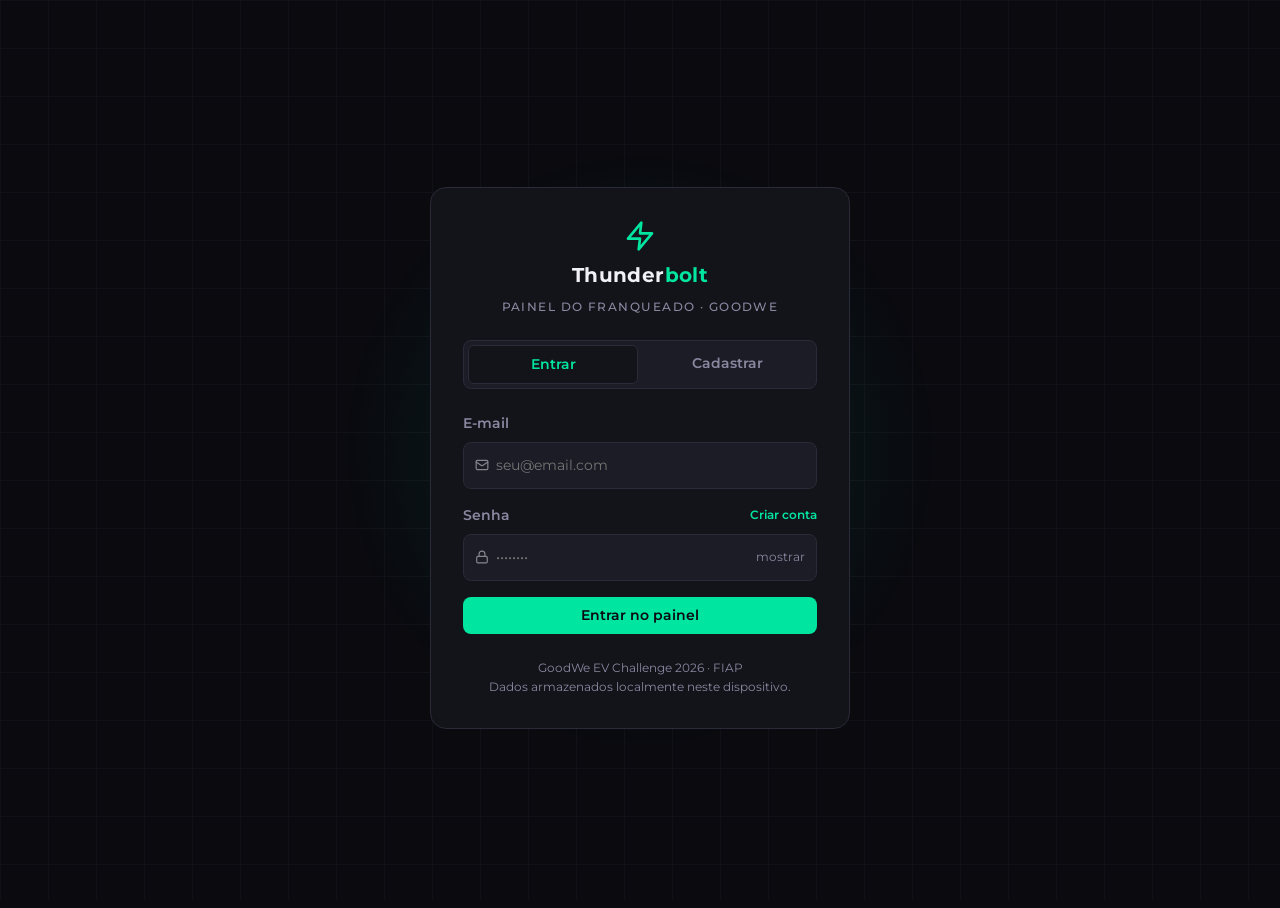
<file: auth.html>
<!DOCTYPE html>
<html lang="pt-BR">
<head>
  <meta charset="UTF-8">
  <meta name="viewport" content="width=device-width, initial-scale=1.0">
  <title>Thunderbolt · Acesso</title>
  <link rel="preconnect" href="https://fonts.googleapis.com">
  <link rel="preconnect" href="https://fonts.gstatic.com" crossorigin>
  <link href="https://fonts.googleapis.com/css2?family=Montserrat:wght@400;500;600;700&display=swap" rel="stylesheet">

  <link rel="stylesheet" href="css/base/tokens.css">
  <link rel="stylesheet" href="css/base/reset.css">
  <link rel="stylesheet" href="css/base/animations.css">
  <link rel="stylesheet" href="css/base/buttons.css">
  <link rel="stylesheet" href="css/base/forms.css">

  <style>
    /* ── Layout ─────────────────────────────────────────── */
    body {
      overflow: hidden;
      display: flex;
      align-items: center;
      justify-content: center;
      min-height: 100vh;
      background: var(--color-bg);
    }

    /* Grid decorativo de fundo */
    body::before {
      content: "";
      position: fixed;
      inset: 0;
      background-image:
        linear-gradient(var(--color-border) 1px, transparent 1px),
        linear-gradient(90deg, var(--color-border) 1px, transparent 1px);
      background-size: 48px 48px;
      opacity: 0.25;
      pointer-events: none;
      z-index: 0;
    }

    /* Brilho central verde */
    body::after {
      content: "";
      position: fixed;
      top: 50%;
      left: 50%;
      transform: translate(-50%, -50%);
      width: 600px;
      height: 600px;
      background: radial-gradient(circle, var(--color-accent-dim) 0%, transparent 70%);
      pointer-events: none;
      z-index: 0;
    }

    /* ── Card central ────────────────────────────────────── */
    .auth-card {
      position: relative;
      z-index: 1;
      width: 100%;
      max-width: 420px;
      background: var(--color-surface);
      border: 1px solid var(--color-border);
      border-radius: var(--radius-lg);
      padding: var(--space-8);
      display: flex;
      flex-direction: column;
      gap: var(--space-6);
      animation: fadeIn 0.3s ease both;
    }

    /* ── Brand ───────────────────────────────────────────── */
    .auth-brand {
      display: flex;
      flex-direction: column;
      align-items: center;
      gap: var(--space-2);
    }

    .auth-brand-icon {
      font-size: 2rem;
      line-height: 1;
    }

    .auth-brand-name {
      font-size: var(--text-xl);
      font-weight: 700;
      color: var(--color-text);
      letter-spacing: 0.02em;
    }

    .auth-brand-name span {
      color: var(--color-accent);
    }

    .auth-brand-sub {
      font-size: var(--text-xs);
      font-weight: 500;
      letter-spacing: 0.12em;
      text-transform: uppercase;
      color: var(--color-text-muted);
    }

    /* ── Tabs ─────────────────────────────────────────────── */
    .auth-tabs {
      display: grid;
      grid-template-columns: 1fr 1fr;
      background: var(--color-surface-2);
      border: 1px solid var(--color-border);
      border-radius: var(--radius-md);
      padding: var(--space-1);
      gap: var(--space-1);
    }

    .auth-tab {
      padding: var(--space-2) var(--space-4);
      border-radius: calc(var(--radius-md) - 2px);
      font-size: var(--text-sm);
      font-weight: 600;
      color: var(--color-text-muted);
      text-align: center;
      cursor: pointer;
      transition: background 0.15s, color 0.15s;
      user-select: none;
    }

    .auth-tab.active {
      background: var(--color-surface);
      color: var(--color-accent);
      border: 1px solid var(--color-border);
    }

    /* ── Panels ───────────────────────────────────────────── */
    .auth-panel {
      display: none;
      flex-direction: column;
      gap: var(--space-4);
    }

    .auth-panel.active {
      display: flex;
      animation: fadeIn 0.2s ease both;
    }

    /* ── Feedback ─────────────────────────────────────────── */
    .auth-feedback {
      padding: var(--space-3) var(--space-4);
      border-radius: var(--radius-md);
      font-size: var(--text-xs);
      font-weight: 600;
      display: none;
    }

    .auth-feedback.error {
      display: block;
      background: rgba(255, 77, 109, 0.1);
      border: 1px solid var(--color-danger);
      color: var(--color-danger);
    }

    .auth-feedback.success {
      display: block;
      background: rgba(0, 229, 160, 0.1);
      border: 1px solid var(--color-accent);
      color: var(--color-accent);
    }

    /* ── Separador de campo ───────────────────────────────── */
    .auth-divider {
      display: flex;
      align-items: center;
      gap: var(--space-3);
      color: var(--color-text-muted);
      font-size: var(--text-xs);
    }

    .auth-divider::before,
    .auth-divider::after {
      content: "";
      flex: 1;
      height: 1px;
      background: var(--color-border);
    }

    /* ── Input com ícone ──────────────────────────────────── */
    .input-wrap {
      position: relative;
    }

    .input-wrap .form-input {
      width: 100%;
      padding-left: var(--space-8);
    }

    .input-icon {
      position: absolute;
      left: var(--space-3);
      top: 50%;
      transform: translateY(-50%);
      font-size: 0.85rem;
      pointer-events: none;
      opacity: 0.5;
    }

    /* Toggle senha visível */
    .input-toggle {
      position: absolute;
      right: var(--space-3);
      top: 50%;
      transform: translateY(-50%);
      font-size: 0.75rem;
      color: var(--color-text-muted);
      cursor: pointer;
      user-select: none;
      transition: color 0.15s;
    }

    .input-toggle:hover { color: var(--color-accent); }

    /* ── Strength bar (cadastro) ──────────────────────────── */
    .strength-bar-wrap {
      display: flex;
      flex-direction: column;
      gap: var(--space-1);
    }

    .strength-bar-track {
      height: 3px;
      background: var(--color-border);
      border-radius: var(--radius-full);
      overflow: hidden;
    }

    .strength-bar-fill {
      height: 100%;
      width: 0%;
      border-radius: var(--radius-full);
      transition: width 0.25s ease, background 0.25s ease;
    }

    .strength-label {
      font-size: var(--text-xs);
      color: var(--color-text-muted);
      text-align: right;
    }

    /* ── Footer do card ───────────────────────────────────── */
    .auth-footer {
      font-size: var(--text-xs);
      color: var(--color-text-muted);
      text-align: center;
      line-height: 1.6;
    }

    /* ── Botão full-width ─────────────────────────────────── */
    .btn-full {
      width: 100%;
    }

    /* ── Acento no label ──────────────────────────────────── */
    .label-accent {
      color: var(--color-accent);
      font-size: var(--text-xs);
      font-weight: 600;
      cursor: pointer;
    }
    .label-accent:hover { opacity: 0.8; }
  </style>
</head>
<body>

  <div class="auth-card">

    <!-- Brand -->
    <div class="auth-brand">
      <div class="auth-brand-icon">
        <svg width="32" height="32" viewBox="0 0 24 24" fill="none" stroke="var(--color-accent)" stroke-width="2" stroke-linecap="round" stroke-linejoin="round"><polygon points="13 2 3 14 12 14 11 22 21 10 12 10 13 2"/></svg>
      </div>
      <span class="auth-brand-name">Thunder<span>bolt</span></span>
      <span class="auth-brand-sub">Painel do Franqueado · GoodWe</span>
    </div>

    <!-- Tabs -->
    <div class="auth-tabs">
      <div class="auth-tab active" id="tab-login" onclick="switchTab('login')">Entrar</div>
      <div class="auth-tab" id="tab-register" onclick="switchTab('register')">Cadastrar</div>
    </div>

    <!-- ── Painel: Login ── -->
    <div class="auth-panel active" id="panel-login">

      <div class="form-group">
        <label class="form-label">E-mail</label>
        <div class="input-wrap">
          <span class="input-icon"><svg width="14" height="14" viewBox="0 0 24 24" fill="none" stroke="currentColor" stroke-width="2" stroke-linecap="round" stroke-linejoin="round"><rect x="2" y="4" width="20" height="16" rx="2"/><path d="m22 7-8.97 5.7a1.94 1.94 0 0 1-2.06 0L2 7"/></svg></span>
          <input class="form-input" id="login-email" type="email" placeholder="seu@email.com" autocomplete="email">
        </div>
      </div>

      <div class="form-group">
        <div style="display:flex;justify-content:space-between;align-items:center">
          <label class="form-label">Senha</label>
          <span class="label-accent" onclick="switchTab('register')">Criar conta</span>
        </div>
        <div class="input-wrap">
          <span class="input-icon"><svg width="14" height="14" viewBox="0 0 24 24" fill="none" stroke="currentColor" stroke-width="2" stroke-linecap="round" stroke-linejoin="round"><rect x="3" y="11" width="18" height="11" rx="2"/><path d="M7 11V7a5 5 0 0 1 10 0v4"/></svg></span>
          <input class="form-input" id="login-password" type="password" placeholder="••••••••" autocomplete="current-password">
          <span class="input-toggle" onclick="togglePassword('login-password', this)">mostrar</span>
        </div>
      </div>

      <div class="auth-feedback" id="login-feedback"></div>

      <button class="btn btn-primary btn-full" onclick="handleLogin()">Entrar no painel</button>

    </div>

    <!-- ── Painel: Cadastro ── -->
    <div class="auth-panel" id="panel-register">

      <div class="form-row">
        <div class="form-group">
          <label class="form-label">Nome</label>
          <div class="input-wrap">
            <span class="input-icon"><svg width="14" height="14" viewBox="0 0 24 24" fill="none" stroke="currentColor" stroke-width="2" stroke-linecap="round" stroke-linejoin="round"><circle cx="12" cy="8" r="4"/><path d="M4 20c0-4 3.6-7 8-7s8 3 8 7"/></svg></span>
            <input class="form-input" id="reg-name" type="text" placeholder="Nome" autocomplete="given-name">
          </div>
        </div>
        <div class="form-group">
          <label class="form-label">Sobrenome</label>
          <div class="input-wrap">
            <input class="form-input" id="reg-surname" type="text" placeholder="Sobrenome" autocomplete="family-name">
          </div>
        </div>
      </div>

      <div class="form-group">
        <label class="form-label">E-mail</label>
        <div class="input-wrap">
          <span class="input-icon"><svg width="14" height="14" viewBox="0 0 24 24" fill="none" stroke="currentColor" stroke-width="2" stroke-linecap="round" stroke-linejoin="round"><rect x="2" y="4" width="20" height="16" rx="2"/><path d="m22 7-8.97 5.7a1.94 1.94 0 0 1-2.06 0L2 7"/></svg></span>
          <input class="form-input" id="reg-email" type="email" placeholder="seu@email.com" autocomplete="email">
        </div>
      </div>

      <div class="form-group">
        <label class="form-label">Franquia / Nome do Posto</label>
        <div class="input-wrap">
          <span class="input-icon"><svg width="14" height="14" viewBox="0 0 24 24" fill="none" stroke="currentColor" stroke-width="2" stroke-linecap="round" stroke-linejoin="round"><polygon points="13 2 3 14 12 14 11 22 21 10 12 10 13 2"/></svg></span>
          <input class="form-input" id="reg-franchise" type="text" placeholder="ex: ChargePoint Zona Sul">
        </div>
      </div>

      <div class="form-group">
        <label class="form-label">Senha</label>
        <div class="input-wrap">
          <span class="input-icon"><svg width="14" height="14" viewBox="0 0 24 24" fill="none" stroke="currentColor" stroke-width="2" stroke-linecap="round" stroke-linejoin="round"><rect x="3" y="11" width="18" height="11" rx="2"/><path d="M7 11V7a5 5 0 0 1 10 0v4"/></svg></span>
          <input class="form-input" id="reg-password" type="password" placeholder="mín. 8 caracteres" oninput="updateStrength(this.value)" autocomplete="new-password">
          <span class="input-toggle" onclick="togglePassword('reg-password', this)">mostrar</span>
        </div>
        <div class="strength-bar-wrap">
          <div class="strength-bar-track">
            <div class="strength-bar-fill" id="strength-fill"></div>
          </div>
          <span class="strength-label" id="strength-label"></span>
        </div>
      </div>

      <div class="form-group">
        <label class="form-label">Confirmar Senha</label>
        <div class="input-wrap">
          <span class="input-icon"><svg width="14" height="14" viewBox="0 0 24 24" fill="none" stroke="currentColor" stroke-width="2" stroke-linecap="round" stroke-linejoin="round"><rect x="3" y="11" width="18" height="11" rx="2"/><path d="M7 11V7a5 5 0 0 1 10 0v4"/></svg></span>
          <input class="form-input" id="reg-confirm" type="password" placeholder="repita a senha" autocomplete="new-password">
          <span class="input-toggle" onclick="togglePassword('reg-confirm', this)">mostrar</span>
        </div>
      </div>

      <div class="auth-feedback" id="register-feedback"></div>

      <button class="btn btn-primary btn-full" onclick="handleRegister()">Criar conta</button>

    </div>

    <!-- Footer -->
    <div class="auth-footer">
      GoodWe EV Challenge 2026 · FIAP<br>
      Dados armazenados localmente neste dispositivo.
    </div>

  </div>

  <script>
    // ── Storage ─────────────────────────────────────────────
    const STORAGE_KEY = "thunderbolt_users";

    function getUsers() {
      const raw = localStorage.getItem(STORAGE_KEY);
      return raw ? JSON.parse(raw) : [];
    }

    function saveUsers(users) {
      localStorage.setItem(STORAGE_KEY, JSON.stringify(users));
    }

    // Hash simples (não é criptografia real — adequado para PoC sem backend)
    async function hashPassword(password) {
      const buf = await crypto.subtle.digest(
        "SHA-256",
        new TextEncoder().encode(password)
      );
      return Array.from(new Uint8Array(buf))
        .map(b => b.toString(16).padStart(2, "0"))
        .join("");
    }

    // ── Tabs ────────────────────────────────────────────────
    function switchTab(tab) {
      document.getElementById("tab-login").classList.toggle("active", tab === "login");
      document.getElementById("tab-register").classList.toggle("active", tab === "register");
      document.getElementById("panel-login").classList.toggle("active", tab === "login");
      document.getElementById("panel-register").classList.toggle("active", tab === "register");
      clearFeedback();
    }

    // ── Feedback ────────────────────────────────────────────
    function showFeedback(id, message, type) {
      const el = document.getElementById(id);
      el.textContent = message;
      el.className = "auth-feedback " + type;
    }

    function clearFeedback() {
      ["login-feedback", "register-feedback"].forEach(id => {
        const el = document.getElementById(id);
        el.className = "auth-feedback";
        el.textContent = "";
      });
    }

    // ── Toggle senha ─────────────────────────────────────────
    function togglePassword(inputId, btn) {
      const input = document.getElementById(inputId);
      const isHidden = input.type === "password";
      input.type = isHidden ? "text" : "password";
      btn.textContent = isHidden ? "ocultar" : "mostrar";
    }

    // ── Strength bar ─────────────────────────────────────────
    function updateStrength(password) {
      let score = 0;
      if (password.length >= 8)  score++;
      if (password.length >= 12) score++;
      if (/[A-Z]/.test(password)) score++;
      if (/[0-9]/.test(password)) score++;
      if (/[^A-Za-z0-9]/.test(password)) score++;

      const fill   = document.getElementById("strength-fill");
      const label  = document.getElementById("strength-label");
      const levels = [
        { pct: "0%",   color: "var(--color-border)",  text: "" },
        { pct: "25%",  color: "var(--color-danger)",  text: "Fraca" },
        { pct: "50%",  color: "var(--color-warning)", text: "Razoável" },
        { pct: "75%",  color: "var(--color-warning)", text: "Boa" },
        { pct: "90%",  color: "var(--color-accent)",  text: "Forte" },
        { pct: "100%", color: "var(--color-accent)",  text: "Muito forte" },
      ];
      const lvl = levels[Math.min(score, 5)];
      fill.style.width      = password.length ? lvl.pct : "0%";
      fill.style.background = lvl.color;
      label.textContent     = password.length ? lvl.text : "";
    }

    // ── Login ────────────────────────────────────────────────
    async function handleLogin() {
      const email    = document.getElementById("login-email").value.trim().toLowerCase();
      const password = document.getElementById("login-password").value;

      if (!email || !password) {
        showFeedback("login-feedback", "Preencha todos os campos.", "error");
        return;
      }

      const users = getUsers();
      const user  = users.find(u => u.email === email);

      if (!user) {
        showFeedback("login-feedback", "Conta não encontrada.", "error");
        return;
      }

      const hash = await hashPassword(password);
      if (hash !== user.passwordHash) {
        showFeedback("login-feedback", "Senha incorreta.", "error");
        return;
      }

      // Salva sessão e redireciona
      sessionStorage.setItem("thunderbolt_session", JSON.stringify({
        email: user.email,
        name:  user.name,
        franchise: user.franchise,
      }));

      showFeedback("login-feedback", "Acesso autorizado. Redirecionando…", "success");
      setTimeout(() => { window.location.href = "index.html"; }, 900);
    }

    // ── Cadastro ─────────────────────────────────────────────
    async function handleRegister() {
      const name      = document.getElementById("reg-name").value.trim();
      const surname   = document.getElementById("reg-surname").value.trim();
      const email     = document.getElementById("reg-email").value.trim().toLowerCase();
      const franchise = document.getElementById("reg-franchise").value.trim();
      const password  = document.getElementById("reg-password").value;
      const confirm   = document.getElementById("reg-confirm").value;

      if (!name || !surname || !email || !franchise || !password || !confirm) {
        showFeedback("register-feedback", "Preencha todos os campos.", "error");
        return;
      }

      const emailRx = /^[^\s@]+@[^\s@]+\.[^\s@]+$/;
      if (!emailRx.test(email)) {
        showFeedback("register-feedback", "E-mail inválido.", "error");
        return;
      }

      if (password.length < 8) {
        showFeedback("register-feedback", "A senha precisa ter pelo menos 8 caracteres.", "error");
        return;
      }

      if (password !== confirm) {
        showFeedback("register-feedback", "As senhas não coincidem.", "error");
        return;
      }

      const users = getUsers();
      if (users.find(u => u.email === email)) {
        showFeedback("register-feedback", "Este e-mail já está cadastrado.", "error");
        return;
      }

      const passwordHash = await hashPassword(password);
      users.push({
        email,
        name: name + " " + surname,
        franchise,
        passwordHash,
        createdAt: new Date().toISOString(),
      });
      saveUsers(users);

      showFeedback("register-feedback", "Conta criada com sucesso! Faça login para continuar.", "success");

      // Limpa campos e troca para aba de login após 1.2s
      setTimeout(() => {
        document.getElementById("reg-name").value      = "";
        document.getElementById("reg-surname").value   = "";
        document.getElementById("reg-email").value     = "";
        document.getElementById("reg-franchise").value = "";
        document.getElementById("reg-password").value  = "";
        document.getElementById("reg-confirm").value   = "";
        updateStrength("");
        document.getElementById("login-email").value   = email;
        switchTab("login");
      }, 1200);
    }

    // ── Enter para submeter ───────────────────────────────────
    document.addEventListener("keydown", e => {
      if (e.key !== "Enter") return;
      const loginActive = document.getElementById("panel-login").classList.contains("active");
      if (loginActive) handleLogin();
      else handleRegister();
    });
  </script>
</body>
</html>
</file>
<file: css/base/tokens.css>
:root {
  --space-1:  0.25rem;
  --space-2:  0.5rem;
  --space-3:  0.75rem;
  --space-4:  1rem;
  --space-6:  1.5rem;
  --space-8:  2rem;
  --space-12: 3rem;
  --space-16: 4rem;

  --text-xs:   0.75em;
  --text-sm:   0.875em;
  --text-base: 1em;
  --text-lg:   1.125em;
  --text-xl:   1.25em;
  --text-2xl:  1.5em;
  --text-3xl:  2em;
  --text-4xl:  2.5em;

  --radius-sm:   0.25rem;
  --radius-md:   0.5rem;
  --radius-lg:   1rem;
  --radius-full: 9999rem;

  --color-bg:         #0a0a0f;
  --color-surface:    #13131a;
  --color-surface-2:  #1c1c26;
  --color-border:     #2a2a38;
  --color-accent:     #00e5a0;
  --color-accent-dim: #00e5a020;
  --color-text:       #f0f0f5;
  --color-text-muted: #8888a0;
  --color-warning:    #f5a623;
  --color-danger:     #ff4d6d;
  --color-success:    #00e5a0;

  --sidebar-w: 15rem;
}
</file>
<file: css/base/animations.css>
@keyframes fadeIn {
  from { opacity: 0; transform: translateY(0.5rem); }
  to   { opacity: 1; transform: translateY(0); }
}

@keyframes pulse {
  0%, 100% { opacity: 1; }
  50%       { opacity: 0.5; }
}

@keyframes slideIn {
  from { opacity: 0; transform: translateX(-0.5rem); }
  to   { opacity: 1; transform: translateX(0); }
}

@keyframes logEntry {
  from { opacity: 0; background: var(--color-accent-dim); }
  to   { opacity: 1; background: transparent; }
}

.section {
  display: none;
  animation: fadeIn 0.2s ease;
}

.section.active {
  display: flex;
  flex-direction: column;
}
</file>
<file: css/base/buttons.css>
.btn {
  display: flex;
  align-items: center;
  justify-content: center;
  padding: var(--space-2) var(--space-4);
  border-radius: var(--radius-md);
  font-size: var(--text-sm);
  font-weight: 600;
  transition: opacity 0.15s;
}

.btn:hover { opacity: 0.85; }

.btn-primary {
  background: var(--color-accent);
  color: var(--color-bg);
  flex: 1;
}

.btn-danger {
  background: var(--color-danger);
  color: var(--color-text);
  flex: 1;
}

.btn-secondary {
  background: var(--color-surface-2);
  color: var(--color-text);
  border: 1px solid var(--color-border);
}
</file>
<file: css/base/forms.css>
.form-group {
  display: flex;
  flex-direction: column;
  gap: var(--space-2);
}

.form-label {
  font-size: var(--text-sm);
  font-weight: 600;
  color: var(--color-text-muted);
}

.form-input {
  padding: var(--space-3) var(--space-4);
  background: var(--color-surface-2);
  border: 1px solid var(--color-border);
  border-radius: var(--radius-md);
  font-size: var(--text-sm);
  color: var(--color-text);
  transition: border-color 0.15s;
}

.form-input:focus {
  border-color: var(--color-accent);
}

.form-select {
  padding: var(--space-3) var(--space-4);
  background: var(--color-surface-2);
  border: 1px solid var(--color-border);
  border-radius: var(--radius-md);
  font-size: var(--text-sm);
  color: var(--color-text);
}

.form-select option {
  background: var(--color-surface);
}

.form-row {
  display: flex;
  flex-direction: row;
  gap: var(--space-3);
}

.form-row .form-group {
  flex: 1;
}

.form-error {
  font-size: var(--text-xs);
  color: var(--color-danger);
}

.hidden {
  display: none !important;
}
</file>
